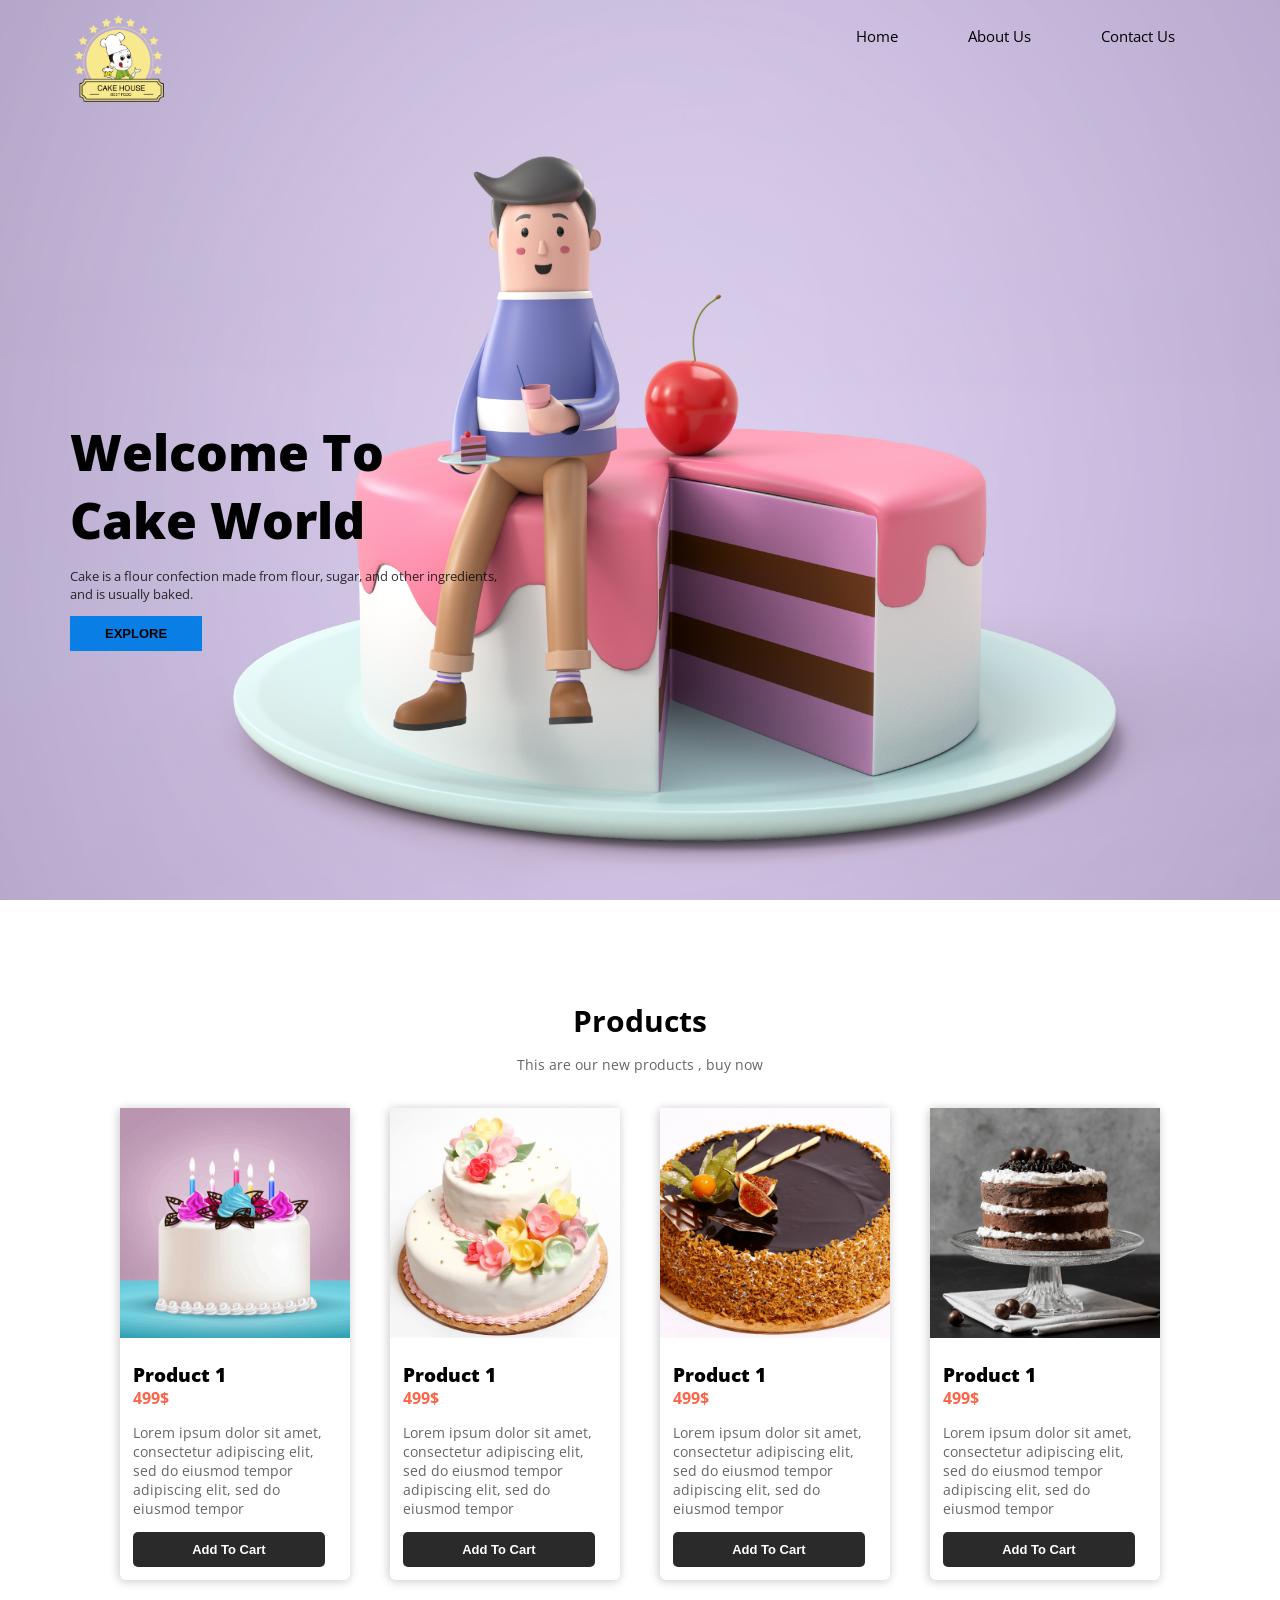
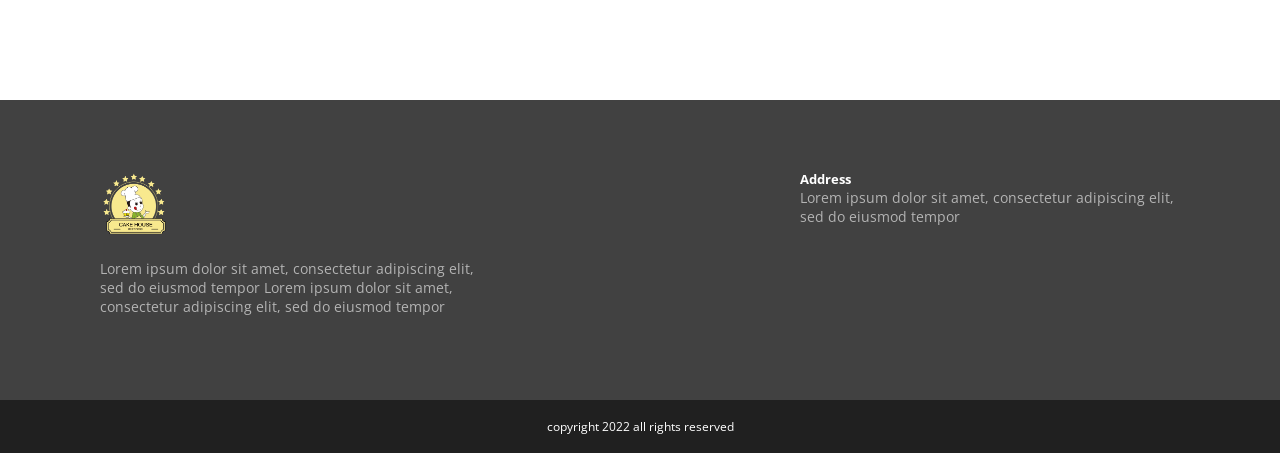
<file: index.html>
<!DOCTYPE html>
<html lang="en">
<head>
    <meta charset="UTF-8">
    <meta http-equiv="X-UA-Compatible" content="IE=edge">
    <meta name="viewport" content="width=device-width, initial-scale=1.0">
    <title>Cake</title>
    <link rel="stylesheet" href="./assets/css/style.css">
</head>
<body>
    <section id="main">
        <nav>
            <img src="./assets/img/icon.png" height="100px" alt="">
            <ul>
                <li><a href="">Home</a></li>
                <li><a href="">About Us</a></li>
                <li><a href="">Contact Us</a></li>
            </ul>
        </nav>
        <div class="content">
            <div>
                <h1>Welcome To Cake World</h1>
                <p>Cake is a flour confection made from flour, sugar, and other ingredients, and is usually baked.</p>
                <button>EXPLORE</button>

            </div>
        </div>
    </section>

    <section id="products">
        <div class="title">
            <h2>Products</h2>
            <div class="des">
                <p>This are our new products , buy now</p>
            </div>
        </div>
        <div class="items">
            <div class="card">
                <img src="./assets/img/cake1.png" alt="">
                <div class="car-d">
                    <h3>Product 1</h3>
                    <h5>499$</h5>
                    <p>Lorem ipsum dolor sit amet, consectetur adipiscing elit, sed do eiusmod tempor adipiscing elit, sed do eiusmod tempor</p>
                    <button>Add To Cart</button>
                </div>
            </div>
            <div class="card">
                <img src="./assets/img/cake2.png" alt="">
                <div class="car-d">
                    <h3>Product 1</h3>
                    <h5>499$</h5>
                    <p>Lorem ipsum dolor sit amet, consectetur adipiscing elit, sed do eiusmod tempor adipiscing elit, sed do eiusmod tempor</p>
                    <button>Add To Cart</button>
                </div>
            </div>
            <div class="card">
                <img src="./assets/img/cake3.png" alt="">
                <div class="car-d">
                    <h3>Product 1</h3>
                    <h5>499$</h5>
                    <p>Lorem ipsum dolor sit amet, consectetur adipiscing elit, sed do eiusmod tempor adipiscing elit, sed do eiusmod tempor</p>
                    <button>Add To Cart</button>
                </div>
            </div>
            <div class="card">
                <img src="./assets/img/cake4.png" alt="">
                <div class="car-d">
                    <h3>Product 1</h3>
                    <h5>499$</h5>
                    <p>Lorem ipsum dolor sit amet, consectetur adipiscing elit, sed do eiusmod tempor adipiscing elit, sed do eiusmod tempor</p>
                    <button>Add To Cart</button>
                </div>
            </div>
            
        </div>
    </section>
    <footer>

        <div class="content">
            <div class="company">
                <img src="./assets/img/icon.png" height="70px" alt="">
                <p>Lorem ipsum dolor sit amet, consectetur adipiscing elit, sed do eiusmod tempor Lorem ipsum dolor sit amet, consectetur adipiscing elit, sed do eiusmod tempor</p>
            </div>
            <div class="address">
                <h5>Address</h5>
                <p>Lorem ipsum dolor sit amet, consectetur adipiscing elit, sed do eiusmod tempor</p>
            </div>
        </div>
        <div class="copyright">
            <p>copyright 2022 all rights reserved</p>
        </div>
    </footer>
    
</body>
</html>
</file>
<file: assets/css/style.css>
@import url('https://fonts.googleapis.com/css2?family=Open+Sans:wght@300;400;500;600;700;800&display=swap');

body, html{
    padding: 0%;
    margin: 0%;
    font-family: 'Open Sans', sans-serif;
}
#main{
    background: url(../img/Background.jpg) no-repeat;
    height: 100vh;
    background-size: cover;
    background-position: center;
} 
#main nav{
    display: flex;
    padding: 10PX 70PX;
    justify-content: space-between;
}

#main nav ul{
    display: flex;
    list-style: none;
}
#main nav ul li{
    margin: 0px 35px;
    font-size: 15px;
}
#main nav ul a{
    color: black;
    text-decoration: none;
}
#main .content{
    display: flex;
    align-items: center;
    height: calc(100vh - 72px);
    padding: 0 70px;
    color: black;
}
#main .content div{
    width: 450px;
    margin: 0;
}
#main .content h1{
    font-size: 50px;
    font-weight: 900;
    margin: 0;
}
#main .content p{
    font-size: 13px;
    opacity: 80%;
}
#main .content button{
    padding: 10px 35px;
    border: none;
    font-weight: 600;
    font-size: 13px;
    cursor: pointer;
    background-color: rgb(9, 126, 228);

}

#products{
    padding: 100px 0;
}
#products .title{
    text-align: center;
    display: flex;
    flex-direction: column;
   justify-content: center;
}
#products .title h2{
    font-size: 30px;
    font-weight: 700;
    margin: 0;
}
#products .title p{
    padding: 0 400px;
    font-size: 14px;
    opacity: 60%;
}
#products .items{
    margin: 0 100px;
    display: flex;
    
}
#products .items img{
    width: 100% ;
}
.card{
    
    margin: 20px;
    box-shadow: -1px 1px 10px 1px #00000030;
    border-radius: 6px;
    
}
.card h3{
    font-weight: 800;
    color: rgb(0, 0, 0);
    margin-bottom: 0;
}
.card h5{
    margin: 0;
    font-size: 16px;
    color: tomato;
}
.card p{
    font-size: 14px;
    opacity: 60%;
}
.card button{
    border: none;
    width: 94%;
    padding: 10px;
    background: #2a2a2a;
    color: white;
    font-weight: 600;
    font-size: 13px;
    border-radius: 5px;
    cursor: pointer;
}
.card .car-d{
    padding: 0 13px 13px 13px;
}

footer .content{
    background: #414141;
    padding: 70px 100px;
    display: flex;
    justify-content: space-between;
    color: white;
    

}
footer .content div{
    width: 380px;
    
}
footer .content p{
    font-size: 14px;
    opacity: 60%;
}

footer .content .address h5 , footer .content .address p{
    margin: 0;
}
footer .copyright{
    background: #202020;
    padding: 6px;
    text-align: center;
    color: white;
    font-size: 12px;
}
/*............Media 1100px..................*/
@media screen and (max-width: 1100px) {
    .card{
        margin: 7px;
    }
    #products .items img {
        width: 91%;
        padding: 10px;
    }
    footer .content {
        background: #414141;
        padding: 14px 36px;
        display: flex;
        justify-content: space-between;
        color: white;
    }
}

@media screen and (max-width: 900px) {
    .card{
        margin: 7px;
    }
    #products .items img {
        width: 91%;
        padding: 10px;
    }
    #main .content h1 {
        font-size: 38px;
    }
    #main .content {
        display: flex;
        align-items: center;
        height: 440px;
        padding: 0 65px;
        color: #170adb;
    }
    #main .content h1 {
        font-size: 41px;
        text-align: left;
    }
    #main .content p {
        font-size: 13px;
        opacity: 80%;
        text-align: revert;
    }
    #main .content div {
        width: 287px;
        margin: 0;
        background: #2d78640f;
    }
    #products {
        padding: 40px 0;
    }
    footer .content {
        background: #414141;
        padding: 14px 36px;
        display: flex;
        justify-content: space-between;
        color: white;
    }
    footer .content div {
        width: 294px;
    }
    #products .title p {
        padding: 0px 207px;
        font-size: 14px;
        opacity: 60%;
    }
    footer .content p {
        font-size: 10px;
        opacity: 60%;
    }
    .content .company img{
        height: 31px;
    }
    .card p {
        font-size: 12px;
        opacity: 61%;
    }
    footer .copyright {
        background: #202020;
        padding: 1px;
        text-align: center;
        color: white;
        font-size: 8px;
    }
    
}
@media screen and (max-width: 800px) {
    .card p {
        font-size: 10px;
        opacity: 85%;
    }
    .card h3 {
        font-weight: 700;
        color: rgb(0, 0, 0);
        margin-bottom: 0px;
        font-size: 14px;
    }
    .card h5 {
        margin: 0;
        font-size: 11px;
        color: red;
    }
    footer .content p {
        font-size: 9px;
        opacity: 60%;
    }
    footer .content {
        background: #414141;
        padding: 4px 19px;
        display: flex;
        justify-content: space-between;
        color: white;
    }
    #products .title p {
        padding: 0px 207px;
        font-size: 14px;
        opacity: 60%;
    }
    .content .company img{
        height: 31px;
    }
    footer .copyright {
        background: #202020;
        padding: 1px;
        text-align: center;
        color: white;
        font-size: 8px;
    }
}
@media screen and (max-width: 700px) {
    #main img{
        height: 50px;
    }
    #main nav {
        display: flex;
        padding: 10PX 70PX;
        justify-content: space-between;
    }
    #main .content h1 {
        font-size: 21px;
        text-align: left;
    }
    #main .content p {
        font-size: 10px;
        opacity: 80%;
        text-align: revert;
    }
    #main .content button {
        padding: 3px 21px;
        border: none;
        font-weight: 400;
        font-size: 10px;
        cursor: pointer;
        background-color: rgb(55 203 84);
    }
    #products .items {
        margin: 5px 43px 8px 7px;
        display: flex;
    }
    #products {
        padding: 10px 0;
    }
    footer .content .address h5 {
        margin: 0;
        font-size: 11px;
    }

}
@media screen and (max-width: 650px){
    #main nav ul li {
        margin: 0px 35px;
        font-size: 14px;
    }
    #main nav {
        display: flex;
        padding: 0 4PX;
        justify-content: space-between;
    }
    #main img {
        height: 50px;
        padding: 0px 22px;
    }
    #products .items {
        margin: 5px 8px 8px 7px;
        display: flex;
    }
    
    @media screen and (max-width: 650px){
        
    }
}
@media screen and (max-width: 500px){
    #main nav {
    display: flex;
    padding: 0 4PX;
    }
    #main nav ul li {
        margin: 1PX 9px 0PX 14PX;
        font-size: 10px;
    }
    #main .content div {
        width: 338px;
        margin: -149PX 35PX 51PX 149PX;
        background: #2d78640f;
    }
    #products .title h2 {
        font-size: 15px;
        font-weight: 700;
        margin: 0;
    }
    #products .title p {
        padding: 0PX 76px;
        font-size: 11px;
        opacity: 63%;
    }
    #products .items img {
        width: 83%;
        padding: 5px;
    }
    .card {
        margin: 1px;
    }
    .card p {
        font-size: 8px;
        opacity: 85%;
        width: 56px;
        padding: 0px 0px 6px 0px;
        height: 40px;
        overflow: scroll;
    }
    .card button {
        border: none;
        width: 85%;
        padding: 4px;
        background: #2a2a2a;
        color: white;
        font-weight: 600;
        font-size: 6px;
        border-radius: 5px;
        cursor: pointer;
    }
    .card h3 {
        font-weight: 700;
        color: rgb(0, 0, 0);
        margin-bottom: 0px;
        font-size: 11px;
        margin-top: -8px;
    }
    #products {
        padding: 4px 0;
    }
   
    
}

@media screen and (max-width: 370px){
    #main nav {
    display: flex;
    padding: 0 4PX;
    }
    #main nav ul li {
        margin: 1PX 9px 0PX 14PX;
        font-size: 10px;
    }
    #main .content div {
        width: 338px;
        margin: -149PX 35PX 51PX 149PX;
        background: #2d78640f;
    }
    #products .title h2 {
        font-size: 15px;
        font-weight: 700;
        margin: 0;
    }
    #products .title p {
        padding: 0PX 76px;
        font-size: 11px;
        opacity: 63%;
    }
    #products .items img {
        width: 83%;
        padding: 5px;
    }
    .card {
        margin: 1px;
    }
    .card p {
        font-size: 8px;
        opacity: 85%;
        width: 56px;
        padding: 0px 0px 6px 0px;
        height: 40px;
        overflow: scroll;
    }
    .card button {
        border: none;
        width: 85%;
        padding: 4px;
        background: #2a2a2a;
        color: white;
        font-weight: 600;
        font-size: 6px;
        border-radius: 5px;
        cursor: pointer;
    }
    .card h3 {
        font-weight: 700;
        color: rgb(0, 0, 0);
        margin-bottom: 0px;
        font-size: 11px;
        margin-top: -8px;
    }
    #products {
        padding: 4px 0;
    }
   
    
}
</file>
